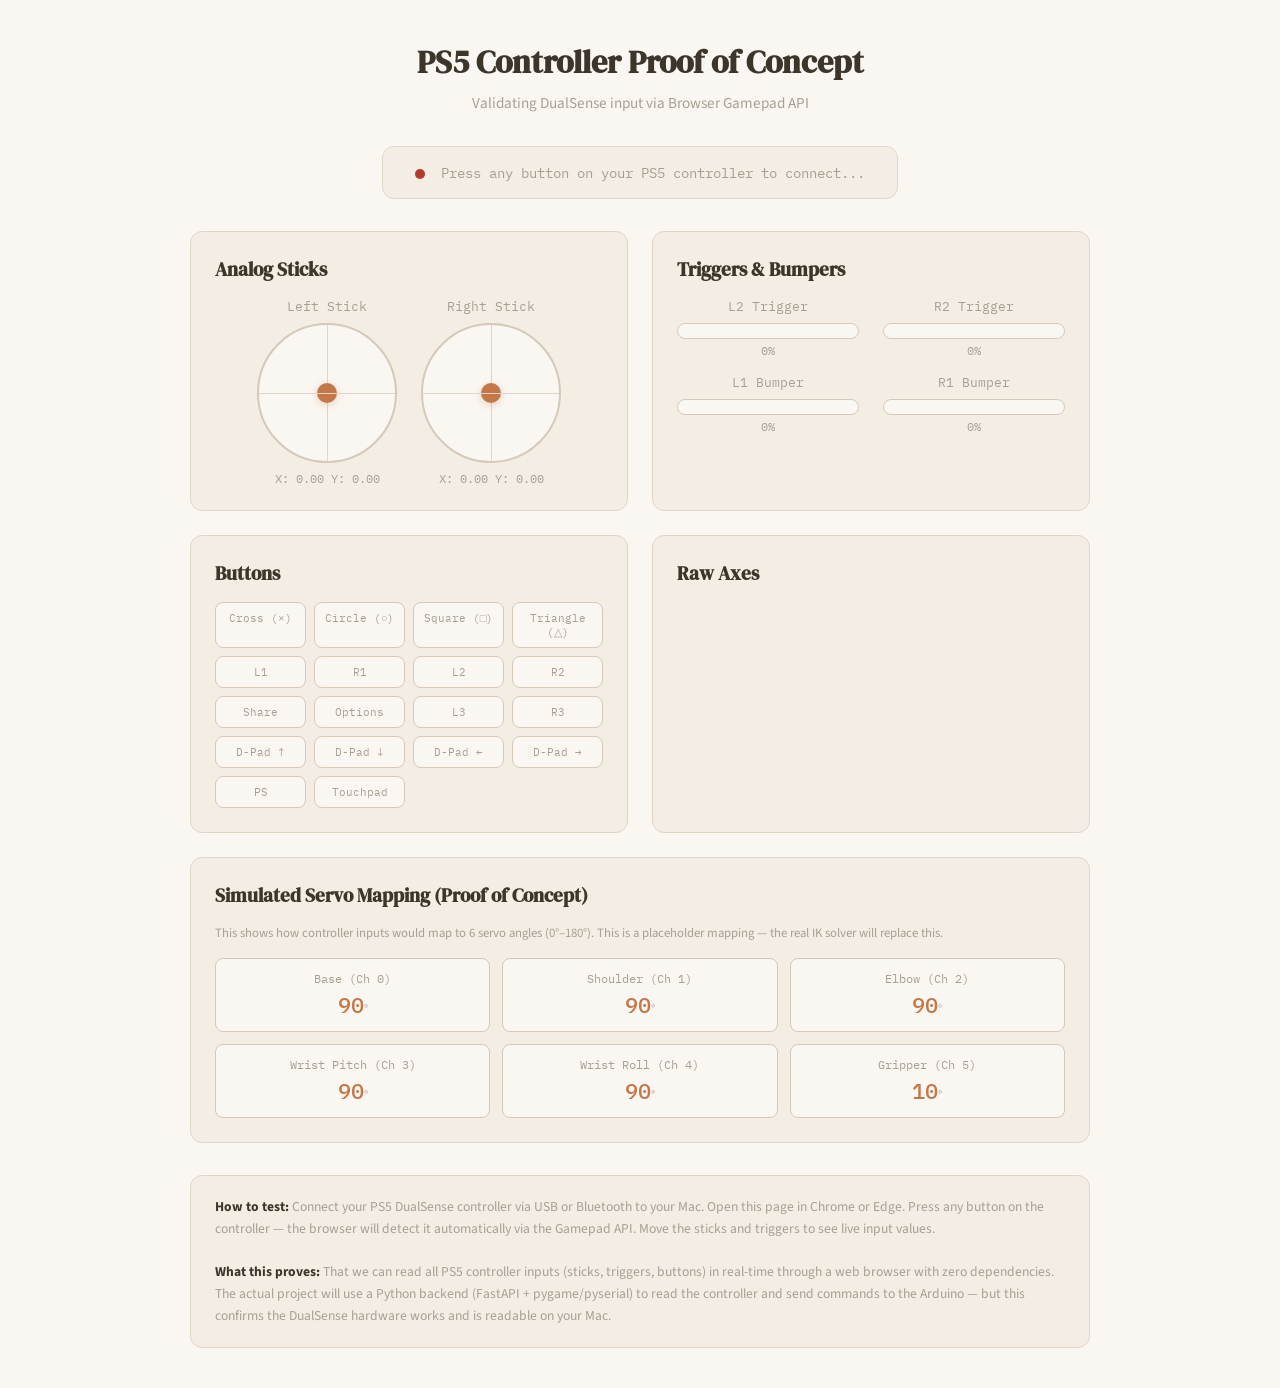
<file: ps5_controller_test.html>
<!DOCTYPE html>
<html lang="en">
<head>
    <meta charset="UTF-8">
    <meta name="viewport" content="width=device-width, initial-scale=1.0">
    <title>PS5 Controller Test</title>
    <link href="https://fonts.googleapis.com/css2?family=DM+Serif+Display&family=Source+Sans+3:wght@400;600&family=IBM+Plex+Mono:wght@400;500&display=swap" rel="stylesheet">
    <style>
        * { margin: 0; padding: 0; box-sizing: border-box; }

        body {
            background: #FAF7F2;
            color: #3D3529;
            font-family: 'Source Sans 3', sans-serif;
            min-height: 100vh;
            display: flex;
            flex-direction: column;
            align-items: center;
            padding: 40px 20px;
        }

        h1 {
            font-family: 'DM Serif Display', serif;
            font-size: 2rem;
            color: #3D3529;
            margin-bottom: 8px;
        }

        .subtitle {
            font-size: 0.95rem;
            color: #A89F94;
            margin-bottom: 32px;
        }

        /* Status Banner */
        #status {
            background: #F3EDE4;
            border: 1px solid #E0D6C8;
            border-radius: 12px;
            padding: 16px 32px;
            font-family: 'IBM Plex Mono', monospace;
            font-size: 0.9rem;
            margin-bottom: 32px;
            text-align: center;
            transition: all 0.3s ease;
        }

        #status.connected {
            background: #EFF5F0;
            border-color: #7A9E7E;
            color: #4A6B4E;
        }

        #status.waiting {
            color: #A89F94;
        }

        .dot {
            display: inline-block;
            width: 10px;
            height: 10px;
            border-radius: 50%;
            margin-right: 8px;
            vertical-align: middle;
        }

        .dot.red { background: #B53A2E; }
        .dot.green { background: #7A9E7E; }

        /* Grid Layout */
        .grid {
            display: grid;
            grid-template-columns: 1fr 1fr;
            gap: 24px;
            max-width: 900px;
            width: 100%;
        }

        .card {
            background: #F3EDE4;
            border: 1px solid #E0D6C8;
            border-radius: 12px;
            padding: 24px;
        }

        .card h2 {
            font-family: 'DM Serif Display', serif;
            font-size: 1.2rem;
            margin-bottom: 16px;
            color: #3D3529;
        }

        /* Joystick Visualization */
        .stick-container {
            display: flex;
            gap: 24px;
            justify-content: center;
        }

        .stick-wrapper {
            text-align: center;
        }

        .stick-wrapper label {
            display: block;
            font-size: 0.8rem;
            color: #A89F94;
            margin-bottom: 8px;
            font-family: 'IBM Plex Mono', monospace;
        }

        .stick-pad {
            width: 140px;
            height: 140px;
            background: #FAF7F2;
            border: 2px solid #D4C9BA;
            border-radius: 50%;
            position: relative;
        }

        /* Crosshair lines */
        .stick-pad::before,
        .stick-pad::after {
            content: '';
            position: absolute;
            background: #E0D6C8;
        }
        .stick-pad::before {
            width: 1px;
            height: 100%;
            left: 50%;
            top: 0;
        }
        .stick-pad::after {
            height: 1px;
            width: 100%;
            top: 50%;
            left: 0;
        }

        .stick-dot {
            width: 20px;
            height: 20px;
            background: #C4784A;
            border-radius: 50%;
            position: absolute;
            top: 50%;
            left: 50%;
            transform: translate(-50%, -50%);
            transition: all 0.05s linear;
            box-shadow: 0 2px 8px rgba(196, 120, 74, 0.3);
        }

        .stick-values {
            font-family: 'IBM Plex Mono', monospace;
            font-size: 0.75rem;
            color: #A89F94;
            margin-top: 8px;
        }

        /* Trigger Bars */
        .triggers {
            display: flex;
            gap: 24px;
            justify-content: center;
        }

        .trigger-wrapper {
            text-align: center;
            flex: 1;
        }

        .trigger-wrapper label {
            display: block;
            font-size: 0.8rem;
            color: #A89F94;
            margin-bottom: 8px;
            font-family: 'IBM Plex Mono', monospace;
        }

        .trigger-bar-bg {
            height: 16px;
            background: #FAF7F2;
            border: 1px solid #D4C9BA;
            border-radius: 8px;
            overflow: hidden;
        }

        .trigger-bar-fill {
            height: 100%;
            background: #C4784A;
            border-radius: 8px;
            width: 0%;
            transition: width 0.05s linear;
        }

        .trigger-value {
            font-family: 'IBM Plex Mono', monospace;
            font-size: 0.75rem;
            color: #A89F94;
            margin-top: 4px;
        }

        /* Buttons Grid */
        .buttons-grid {
            display: grid;
            grid-template-columns: repeat(4, 1fr);
            gap: 8px;
        }

        .btn-indicator {
            background: #FAF7F2;
            border: 1px solid #D4C9BA;
            border-radius: 8px;
            padding: 8px 4px;
            text-align: center;
            font-family: 'IBM Plex Mono', monospace;
            font-size: 0.7rem;
            color: #A89F94;
            transition: all 0.1s ease;
        }

        .btn-indicator.pressed {
            background: #C4784A;
            border-color: #C4784A;
            color: #FAF7F2;
        }

        /* Axes List */
        .axes-list {
            display: flex;
            flex-direction: column;
            gap: 8px;
        }

        .axis-row {
            display: flex;
            align-items: center;
            gap: 12px;
        }

        .axis-label {
            font-family: 'IBM Plex Mono', monospace;
            font-size: 0.75rem;
            color: #A89F94;
            width: 60px;
            flex-shrink: 0;
        }

        .axis-bar-bg {
            flex: 1;
            height: 10px;
            background: #FAF7F2;
            border: 1px solid #D4C9BA;
            border-radius: 5px;
            position: relative;
            overflow: hidden;
        }

        .axis-bar-fill {
            position: absolute;
            height: 100%;
            background: #C4784A;
            border-radius: 5px;
            transition: all 0.05s linear;
        }

        .axis-value {
            font-family: 'IBM Plex Mono', monospace;
            font-size: 0.75rem;
            color: #3D3529;
            width: 50px;
            text-align: right;
            flex-shrink: 0;
        }

        /* Servo Mapping Card */
        .servo-card {
            grid-column: 1 / -1;
        }

        .servo-grid {
            display: grid;
            grid-template-columns: repeat(3, 1fr);
            gap: 12px;
        }

        .servo-item {
            background: #FAF7F2;
            border: 1px solid #D4C9BA;
            border-radius: 8px;
            padding: 12px;
            text-align: center;
        }

        .servo-item label {
            display: block;
            font-size: 0.75rem;
            color: #A89F94;
            font-family: 'IBM Plex Mono', monospace;
            margin-bottom: 4px;
        }

        .servo-item .angle {
            font-family: 'IBM Plex Mono', monospace;
            font-size: 1.4rem;
            font-weight: 500;
            color: #C4784A;
        }

        .servo-item .angle-suffix {
            font-size: 0.8rem;
            color: #A89F94;
        }

        /* Info text */
        .info {
            margin-top: 32px;
            max-width: 900px;
            width: 100%;
            background: #F3EDE4;
            border: 1px solid #E0D6C8;
            border-radius: 12px;
            padding: 20px 24px;
            font-size: 0.85rem;
            color: #A89F94;
            line-height: 1.6;
        }

        .info strong { color: #3D3529; }
    </style>
</head>
<body>
    <h1>PS5 Controller Proof of Concept</h1>
    <p class="subtitle">Validating DualSense input via Browser Gamepad API</p>

    <div id="status" class="waiting">
        <span class="dot red" id="statusDot"></span>
        <span id="statusText">Press any button on your PS5 controller to connect...</span>
    </div>

    <div class="grid">
        <!-- Joysticks -->
        <div class="card">
            <h2>Analog Sticks</h2>
            <div class="stick-container">
                <div class="stick-wrapper">
                    <label>Left Stick</label>
                    <div class="stick-pad" id="leftPad">
                        <div class="stick-dot" id="leftDot"></div>
                    </div>
                    <div class="stick-values" id="leftValues">X: 0.00 Y: 0.00</div>
                </div>
                <div class="stick-wrapper">
                    <label>Right Stick</label>
                    <div class="stick-pad" id="rightPad">
                        <div class="stick-dot" id="rightDot"></div>
                    </div>
                    <div class="stick-values" id="rightValues">X: 0.00 Y: 0.00</div>
                </div>
            </div>
        </div>

        <!-- Triggers -->
        <div class="card">
            <h2>Triggers & Bumpers</h2>
            <div class="triggers" style="margin-bottom: 16px;">
                <div class="trigger-wrapper">
                    <label>L2 Trigger</label>
                    <div class="trigger-bar-bg">
                        <div class="trigger-bar-fill" id="l2Fill"></div>
                    </div>
                    <div class="trigger-value" id="l2Value">0%</div>
                </div>
                <div class="trigger-wrapper">
                    <label>R2 Trigger</label>
                    <div class="trigger-bar-bg">
                        <div class="trigger-bar-fill" id="r2Fill"></div>
                    </div>
                    <div class="trigger-value" id="r2Value">0%</div>
                </div>
            </div>
            <div class="triggers">
                <div class="trigger-wrapper">
                    <label>L1 Bumper</label>
                    <div class="trigger-bar-bg">
                        <div class="trigger-bar-fill" id="l1Fill"></div>
                    </div>
                    <div class="trigger-value" id="l1Value">0%</div>
                </div>
                <div class="trigger-wrapper">
                    <label>R1 Bumper</label>
                    <div class="trigger-bar-bg">
                        <div class="trigger-bar-fill" id="r1Fill"></div>
                    </div>
                    <div class="trigger-value" id="r1Value">0%</div>
                </div>
            </div>
        </div>

        <!-- Buttons -->
        <div class="card">
            <h2>Buttons</h2>
            <div class="buttons-grid" id="buttonsGrid"></div>
        </div>

        <!-- Raw Axes -->
        <div class="card">
            <h2>Raw Axes</h2>
            <div class="axes-list" id="axesList"></div>
        </div>

        <!-- Servo Mapping Preview -->
        <div class="card servo-card">
            <h2>Simulated Servo Mapping (Proof of Concept)</h2>
            <p style="font-size: 0.8rem; color: #A89F94; margin-bottom: 16px;">
                This shows how controller inputs would map to 6 servo angles (0°–180°).
                This is a placeholder mapping — the real IK solver will replace this.
            </p>
            <div class="servo-grid">
                <div class="servo-item">
                    <label>Base (Ch 0)</label>
                    <span class="angle" id="servo0">90</span><span class="angle-suffix">°</span>
                </div>
                <div class="servo-item">
                    <label>Shoulder (Ch 1)</label>
                    <span class="angle" id="servo1">90</span><span class="angle-suffix">°</span>
                </div>
                <div class="servo-item">
                    <label>Elbow (Ch 2)</label>
                    <span class="angle" id="servo2">90</span><span class="angle-suffix">°</span>
                </div>
                <div class="servo-item">
                    <label>Wrist Pitch (Ch 3)</label>
                    <span class="angle" id="servo3">90</span><span class="angle-suffix">°</span>
                </div>
                <div class="servo-item">
                    <label>Wrist Roll (Ch 4)</label>
                    <span class="angle" id="servo4">90</span><span class="angle-suffix">°</span>
                </div>
                <div class="servo-item">
                    <label>Gripper (Ch 5)</label>
                    <span class="angle" id="servo5">10</span><span class="angle-suffix">°</span>
                </div>
            </div>
        </div>
    </div>

    <div class="info">
        <strong>How to test:</strong> Connect your PS5 DualSense controller via USB or Bluetooth to your Mac.
        Open this page in Chrome or Edge. Press any button on the controller — the browser will detect it
        automatically via the Gamepad API. Move the sticks and triggers to see live input values.
        <br><br>
        <strong>What this proves:</strong> That we can read all PS5 controller inputs (sticks, triggers, buttons)
        in real-time through a web browser with zero dependencies. The actual project will use a Python backend
        (FastAPI + pygame/pyserial) to read the controller and send commands to the Arduino — but this confirms
        the DualSense hardware works and is readable on your Mac.
    </div>

    <script>
        // ====================================================================
        // PS5 CONTROLLER PROOF OF CONCEPT
        // Uses the browser Gamepad API to read DualSense inputs
        // No dependencies. No installs. Just open in Chrome.
        // ====================================================================

        // DualSense button names in standard mapping order
        const BUTTON_NAMES = [
            'Cross (×)', 'Circle (○)', 'Square (□)', 'Triangle (△)',
            'L1', 'R1', 'L2', 'R2',
            'Share', 'Options', 'L3', 'R3',
            'D-Pad ↑', 'D-Pad ↓', 'D-Pad ←', 'D-Pad →',
            'PS', 'Touchpad'
        ];

        let gamepadIndex = null;

        // Build button indicators on page load
        function buildButtons() {
            const grid = document.getElementById('buttonsGrid');
            BUTTON_NAMES.forEach((name, i) => {
                const div = document.createElement('div');
                div.className = 'btn-indicator';
                div.id = `btn${i}`;
                div.textContent = name;
                grid.appendChild(div);
            });
        }

        // Listen for gamepad connection
        window.addEventListener('gamepadconnected', (e) => {
            gamepadIndex = e.gamepad.index;
            const status = document.getElementById('status');
            const dot = document.getElementById('statusDot');
            const text = document.getElementById('statusText');

            status.className = 'connected';
            dot.className = 'dot green';
            text.textContent = `Connected: ${e.gamepad.id} (${e.gamepad.buttons.length} buttons, ${e.gamepad.axes.length} axes)`;

            console.log('Gamepad connected:', e.gamepad.id);
        });

        window.addEventListener('gamepaddisconnected', (e) => {
            if (e.gamepad.index === gamepadIndex) {
                gamepadIndex = null;
                const status = document.getElementById('status');
                const dot = document.getElementById('statusDot');
                const text = document.getElementById('statusText');

                status.className = 'waiting';
                dot.className = 'dot red';
                text.textContent = 'Controller disconnected. Press any button to reconnect...';
            }
        });

        // Apply deadzone to analog inputs (ignore tiny stick drift)
        function applyDeadzone(value, deadzone = 0.08) {
            return Math.abs(value) < deadzone ? 0 : value;
        }

        // Map a -1..1 value to a servo angle 0..180
        function mapToServo(value, min = 0, max = 180) {
            return Math.round(((value + 1) / 2) * (max - min) + min);
        }

        // Main update loop — runs at ~60fps via requestAnimationFrame
        function update() {
            if (gamepadIndex !== null) {
                // Must re-query gamepads every frame (Chrome requirement)
                const gp = navigator.getGamepads()[gamepadIndex];
                if (gp) {
                    updateSticks(gp);
                    updateTriggers(gp);
                    updateButtons(gp);
                    updateAxes(gp);
                    updateServoMapping(gp);
                }
            }
            requestAnimationFrame(update);
        }

        function updateSticks(gp) {
            // Left stick: axes[0] = X, axes[1] = Y
            const lx = applyDeadzone(gp.axes[0] || 0);
            const ly = applyDeadzone(gp.axes[1] || 0);
            // Right stick: axes[2] = X, axes[3] = Y
            const rx = applyDeadzone(gp.axes[2] || 0);
            const ry = applyDeadzone(gp.axes[3] || 0);

            // Move the dots within the circular pads
            // Pad is 140px, dot is 20px, so max offset is 60px from center
            const maxOffset = 55;
            document.getElementById('leftDot').style.left = `calc(50% + ${lx * maxOffset}px)`;
            document.getElementById('leftDot').style.top = `calc(50% + ${ly * maxOffset}px)`;
            document.getElementById('rightDot').style.left = `calc(50% + ${rx * maxOffset}px)`;
            document.getElementById('rightDot').style.top = `calc(50% + ${ry * maxOffset}px)`;

            document.getElementById('leftValues').textContent = `X: ${lx.toFixed(2)}  Y: ${ly.toFixed(2)}`;
            document.getElementById('rightValues').textContent = `X: ${rx.toFixed(2)}  Y: ${ry.toFixed(2)}`;
        }

        function updateTriggers(gp) {
            // L2 = button 6, R2 = button 7 (analog value 0–1)
            // L1 = button 4, R1 = button 5 (digital, but has .value)
            const l2 = gp.buttons[6] ? gp.buttons[6].value : 0;
            const r2 = gp.buttons[7] ? gp.buttons[7].value : 0;
            const l1 = gp.buttons[4] ? gp.buttons[4].value : 0;
            const r1 = gp.buttons[5] ? gp.buttons[5].value : 0;

            document.getElementById('l2Fill').style.width = `${l2 * 100}%`;
            document.getElementById('r2Fill').style.width = `${r2 * 100}%`;
            document.getElementById('l1Fill').style.width = `${l1 * 100}%`;
            document.getElementById('r1Fill').style.width = `${r1 * 100}%`;

            document.getElementById('l2Value').textContent = `${Math.round(l2 * 100)}%`;
            document.getElementById('r2Value').textContent = `${Math.round(r2 * 100)}%`;
            document.getElementById('l1Value').textContent = `${Math.round(l1 * 100)}%`;
            document.getElementById('r1Value').textContent = `${Math.round(r1 * 100)}%`;
        }

        function updateButtons(gp) {
            for (let i = 0; i < Math.min(gp.buttons.length, BUTTON_NAMES.length); i++) {
                const el = document.getElementById(`btn${i}`);
                if (el) {
                    el.className = gp.buttons[i].pressed ? 'btn-indicator pressed' : 'btn-indicator';
                }
            }
        }

        function updateAxes(gp) {
            const container = document.getElementById('axesList');
            // Only rebuild if axis count changed
            if (container.children.length !== gp.axes.length) {
                container.innerHTML = '';
                for (let i = 0; i < gp.axes.length; i++) {
                    const row = document.createElement('div');
                    row.className = 'axis-row';
                    row.innerHTML = `
                        <span class="axis-label">Axis ${i}</span>
                        <div class="axis-bar-bg">
                            <div class="axis-bar-fill" id="axisBar${i}"></div>
                        </div>
                        <span class="axis-value" id="axisVal${i}">0.00</span>
                    `;
                    container.appendChild(row);
                }
            }

            // Update axis bars (map -1..1 to 0%..100%)
            for (let i = 0; i < gp.axes.length; i++) {
                const val = gp.axes[i];
                const pct = ((val + 1) / 2) * 100;
                const bar = document.getElementById(`axisBar${i}`);
                const valEl = document.getElementById(`axisVal${i}`);
                if (bar) {
                    bar.style.left = val >= 0 ? '50%' : `${pct}%`;
                    bar.style.width = `${Math.abs(val) * 50}%`;
                }
                if (valEl) valEl.textContent = val.toFixed(2);
            }
        }

        function updateServoMapping(gp) {
            // PLACEHOLDER direct joint mapping for proof of concept
            // The real project will use Inverse Kinematics (Decision #4)
            const lx = applyDeadzone(gp.axes[0] || 0);
            const ly = applyDeadzone(gp.axes[1] || 0);
            const rx = applyDeadzone(gp.axes[2] || 0);
            const ry = applyDeadzone(gp.axes[3] || 0);
            const l2 = gp.buttons[6] ? gp.buttons[6].value : 0;
            const r2 = gp.buttons[7] ? gp.buttons[7].value : 0;

            // Simple direct mapping (NOT IK — just for visualization)
            document.getElementById('servo0').textContent = mapToServo(lx);       // Base
            document.getElementById('servo1').textContent = mapToServo(-ly);       // Shoulder
            document.getElementById('servo2').textContent = mapToServo(-ry);       // Elbow
            document.getElementById('servo3').textContent = mapToServo(rx);        // Wrist Pitch
            document.getElementById('servo4').textContent = mapToServo(l2, 0, 180); // Wrist Roll
            document.getElementById('servo5').textContent = Math.round(r2 * 170 + 10); // Gripper (10-180)
        }

        // Initialize
        buildButtons();
        requestAnimationFrame(update);
    </script>
</body>
</html>
</file>
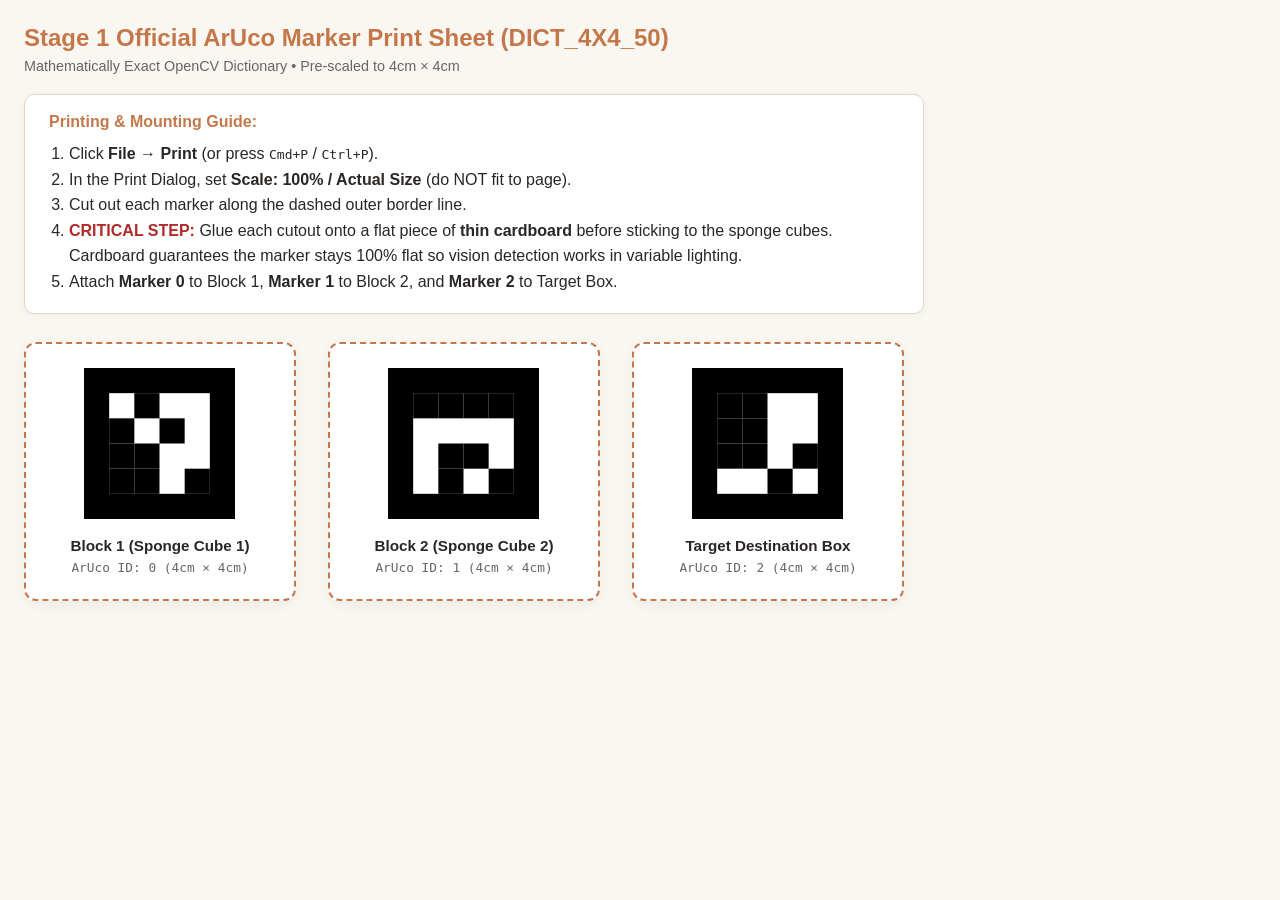
<file: perception/aruco_markers/print_aruco_sheet.html>
<!DOCTYPE html>
<html lang="en">
<head>
  <meta charset="UTF-8">
  <title>Official Printable ArUco Markers (DICT_4X4_50)</title>
  <style>
    body {
      font-family: 'Segoe UI', Tahoma, Geneva, Verdana, sans-serif;
      margin: 24px;
      background: #faf7f2;
      color: #2a2624;
    }
    h2 {
      color: #c4784a;
      margin-bottom: 6px;
    }
    .instructions {
      background: #fff;
      border: 1px solid #e0d6c8;
      padding: 18px 24px;
      border-radius: 10px;
      margin-bottom: 28px;
      max-width: 850px;
      box-shadow: 0 2px 8px rgba(0,0,0,0.04);
    }
    .instructions ol {
      margin: 10px 0 0 20px;
      padding: 0;
      line-height: 1.6;
    }
    .marker-grid {
      display: flex;
      gap: 32px;
      flex-wrap: wrap;
    }
    .marker-card {
      background: #fff;
      border: 2px dashed #c4784a;
      padding: 24px;
      border-radius: 12px;
      text-align: center;
      width: 220px;
      box-shadow: 0 4px 12px rgba(0,0,0,0.05);
    }
    .marker-img {
      width: 4cm;
      height: 4cm;
      border: 1px solid #ddd;
    }
    .marker-title {
      font-weight: 700;
      font-size: 0.95rem;
      margin-top: 14px;
      color: #2a2624;
    }
    .marker-dim {
      font-family: monospace;
      font-size: 0.8rem;
      color: #666;
      margin-top: 6px;
    }
    @media print {
      body { background: #fff; margin: 0; padding: 10px; }
      .instructions { border: 1px solid #ccc; box-shadow: none; }
      .marker-card { border: 1px dashed #000; box-shadow: none; page-break-inside: avoid; }
    }
  </style>
</head>
<body>
  <h2>Stage 1 Official ArUco Marker Print Sheet (DICT_4X4_50)</h2>
  <div style="font-size: 0.9rem; color: #666; margin-bottom: 20px;">Mathematically Exact OpenCV Dictionary • Pre-scaled to 4cm × 4cm</div>
  
  <div class="instructions">
    <strong style="color: #c4784a; font-size: 1rem;">Printing & Mounting Guide:</strong>
    <ol>
      <li>Click <strong>File &rarr; Print</strong> (or press <code>Cmd+P</code> / <code>Ctrl+P</code>).</li>
      <li>In the Print Dialog, set <strong>Scale: 100% / Actual Size</strong> (do NOT fit to page).</li>
      <li>Cut out each marker along the dashed outer border line.</li>
      <li><strong style="color: #b02a2a;">CRITICAL STEP:</strong> Glue each cutout onto a flat piece of <strong>thin cardboard</strong> before sticking to the sponge cubes. Cardboard guarantees the marker stays 100% flat so vision detection works in variable lighting.</li>
      <li>Attach <strong>Marker 0</strong> to Block 1, <strong>Marker 1</strong> to Block 2, and <strong>Marker 2</strong> to Target Box.</li>
    </ol>
  </div>

  <div class="marker-grid">
    <div class="marker-card">
      <iframe src="aruco_id_0.svg" style="width: 4cm; height: 4cm; border: none; overflow: hidden;" scrolling="no"></iframe>
      <div class="marker-title">Block 1 (Sponge Cube 1)</div>
      <div class="marker-dim">ArUco ID: 0 (4cm × 4cm)</div>
    </div>

    <div class="marker-card">
      <iframe src="aruco_id_1.svg" style="width: 4cm; height: 4cm; border: none; overflow: hidden;" scrolling="no"></iframe>
      <div class="marker-title">Block 2 (Sponge Cube 2)</div>
      <div class="marker-dim">ArUco ID: 1 (4cm × 4cm)</div>
    </div>

    <div class="marker-card">
      <iframe src="aruco_id_2.svg" style="width: 4cm; height: 4cm; border: none; overflow: hidden;" scrolling="no"></iframe>
      <div class="marker-title">Target Destination Box</div>
      <div class="marker-dim">ArUco ID: 2 (4cm × 4cm)</div>
    </div>
  </div>
</body>
</html>
</file>
